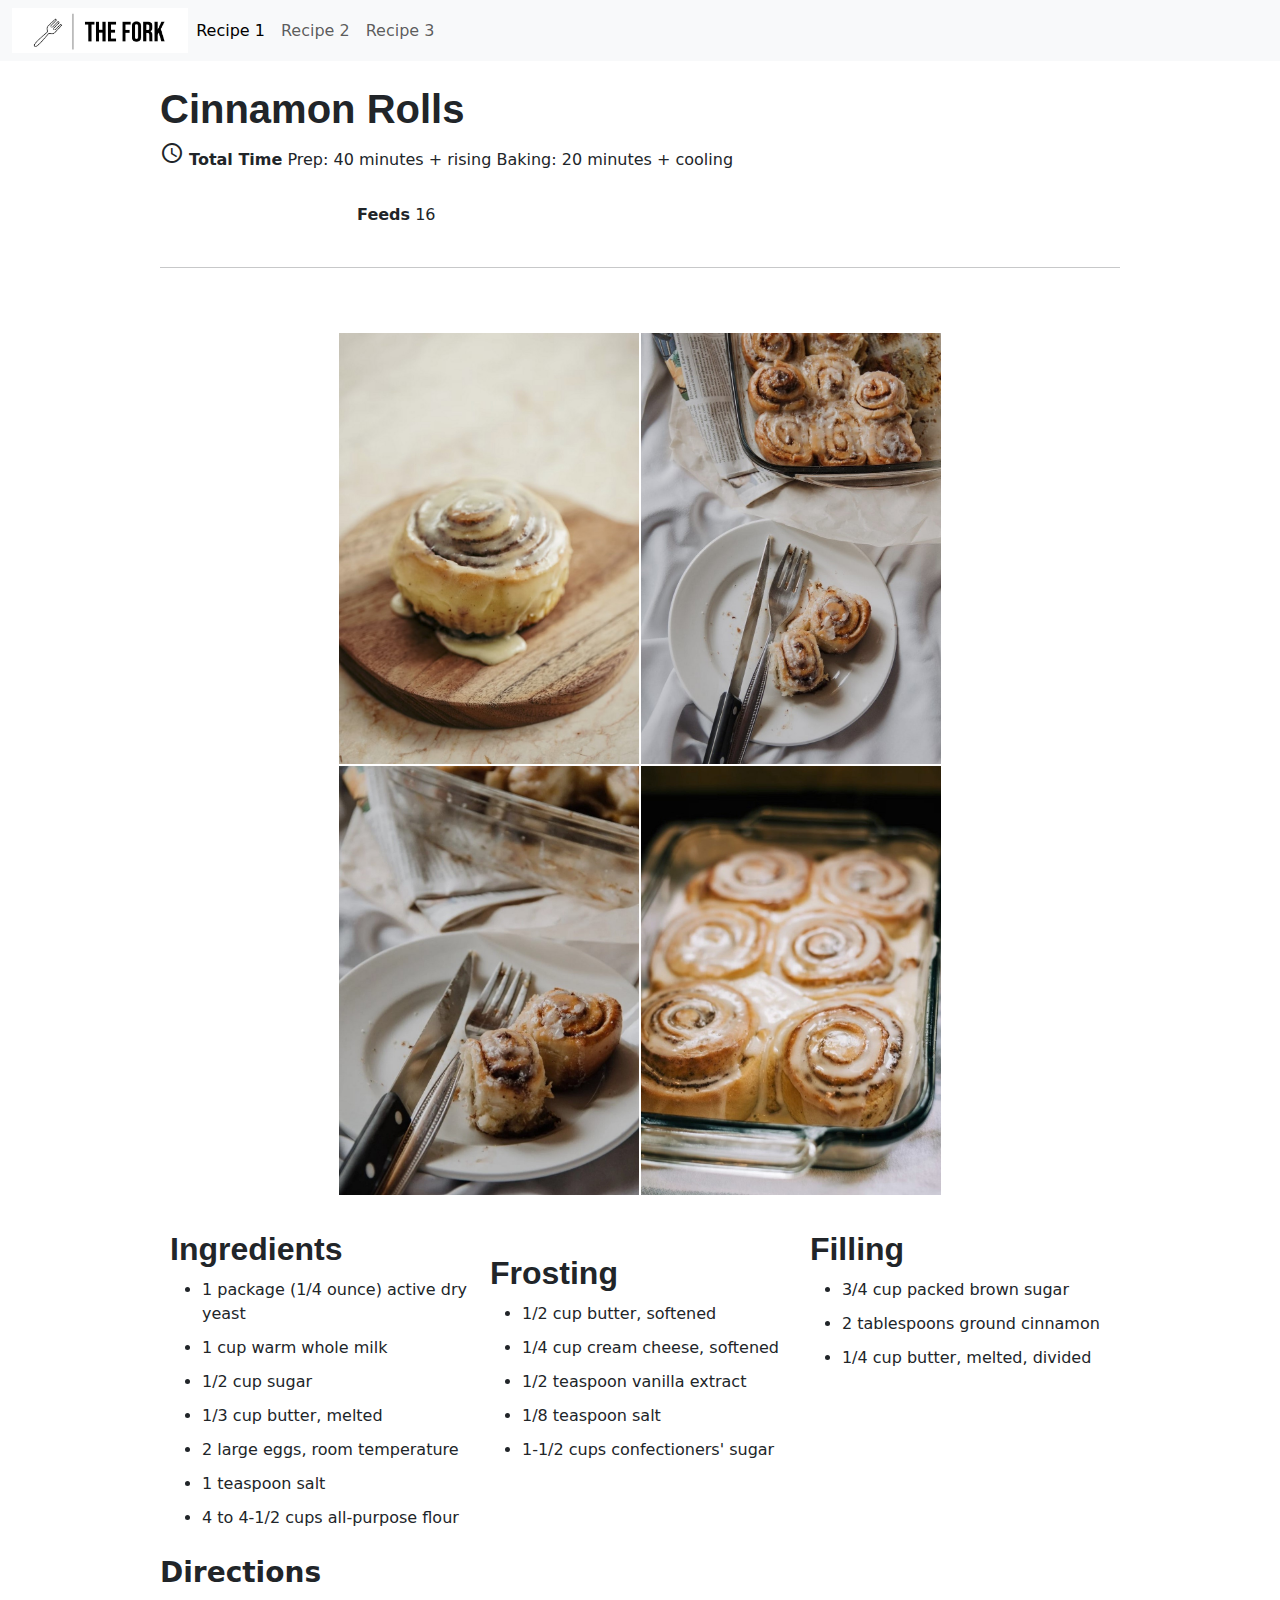
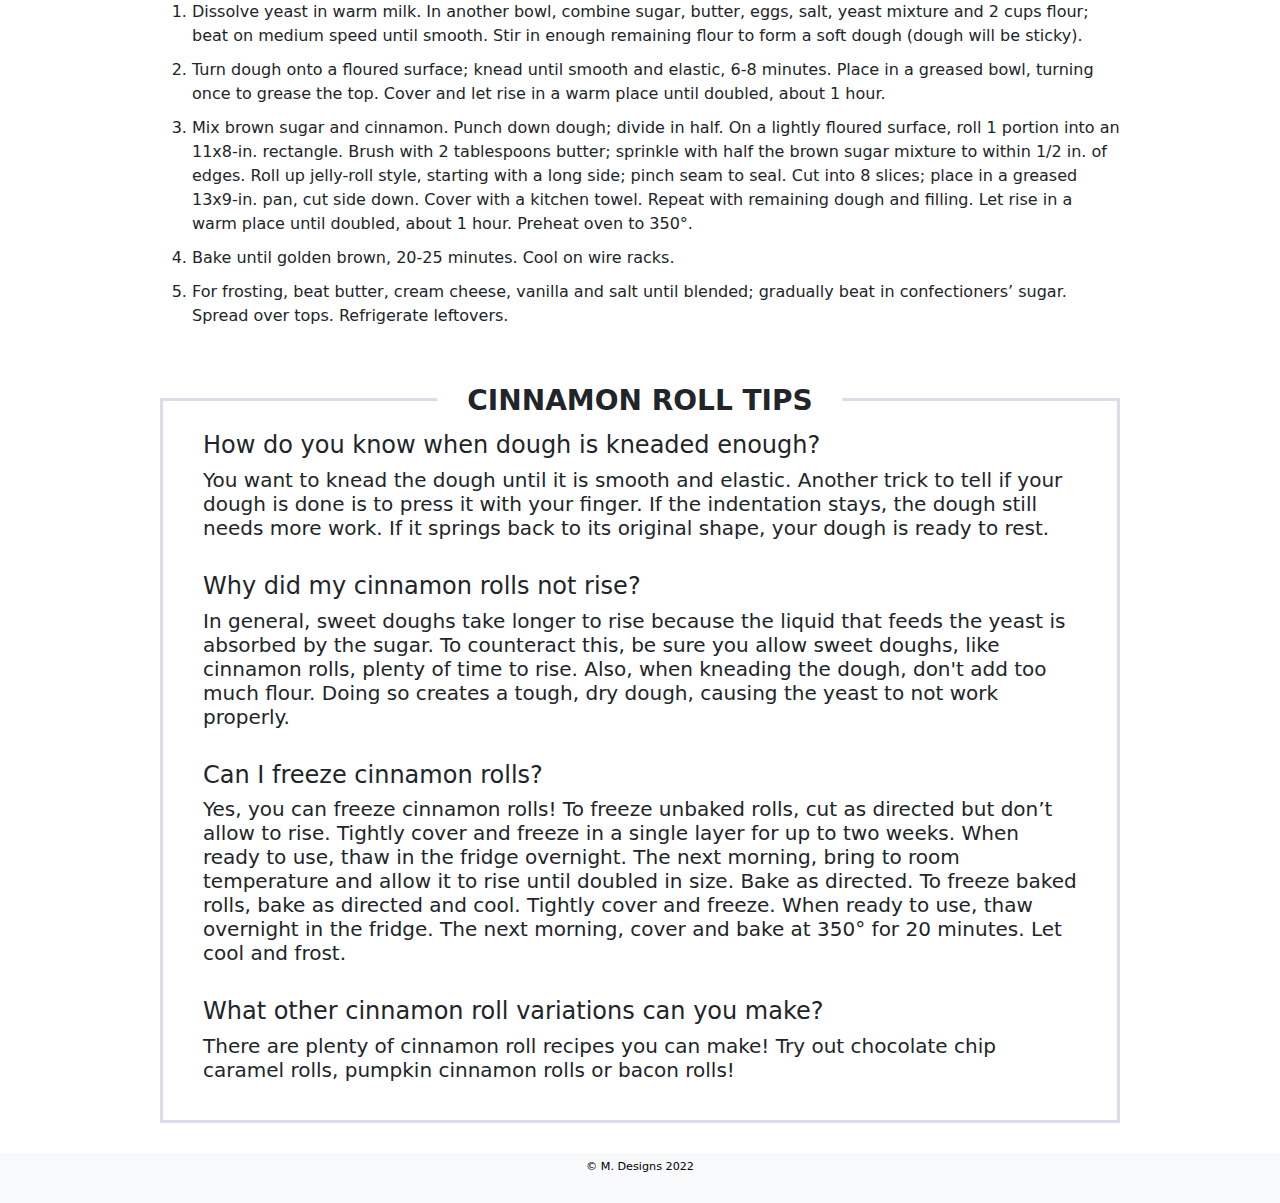
<file: index.html>
<!DOCTYPE html>
<html lang="en">

<head>
    <meta charset="UTF-8">
    <meta http-equiv="X-UA-Compatible" content="IE=edge">
    <meta name="viewport" content="width=device-width, initial-scale=1.0">
    <meta name="author" content="Molly">
    <link rel="stylesheet" href="stylesheet.css">
    <!--This stylesheet helps to set up Material icons from Google https://developers.google.com/fonts/docs/material_icons-->
    <link href="https://fonts.googleapis.com/icon?family=Material+Icons" rel="stylesheet">
    <!-- These twp stylesheets help to set up the Bootstrap and its bundle-->
    <link href="https://cdn.jsdelivr.net/npm/bootstrap@5.0.2/dist/css/bootstrap.min.css" rel="stylesheet">
    <script src="https://cdn.jsdelivr.net/npm/bootstrap@5.0.2/dist/js/bootstrap.bundle.min.js"></script>
    <title>Recipe 1</title>
</head>

<body>
    <!--I learned how to create this Bootstrap navbar from https://www.tutorialrepublic.com/codelab.php?topic=bootstrap&file=navbar-with-logo -->
    <div class="navigationalbar">
        <nav class="navbar navbar-expand-lg navbar-light bg-light">
            <div class="container-fluid">
                <img src="/assets/header_logo.jpg" height="45" alt="The Fork logo">
                </a>
                <button type="button" class="navbar-toggler" data-bs-toggle="collapse" data-bs-target="#navbarCollapse">
                    <span class="navbar-toggler-icon"></span>
                </button>
                <div class="collapse navbar-collapse" id="navbarCollapse">
                    <div class="navbar-nav">
                        <a href="index.html" class="nav-item nav-link active">Recipe 1</a>
                        <a href="recipe2.html" class="nav-item nav-link">Recipe 2</a>
                        <a href="recipe3.html" class="nav-item nav-link">Recipe 3</a>
                    </div>
                </div>
            </div>
        </nav>
    </div>
    <br>
    <div class="content-wrapper">
        <div id="strong">
            <h1 class="recipeHeader">Cinnamon Rolls</h1>
        </div>
        <div class="time"><i class="material-icons">schedule</i> <strong>Total Time</strong> Prep: 40 minutes + rising
            Baking: 20 minutes + cooling</div>
        <br>
        <div class="amountMade"><i class="material-icons">flatware</i> <strong>Feeds</strong> 16</div>
        &nbsp;
        <hr>
        &nbsp;
       <!-- <img src="/assets/cinnamon_bun.jpg" alt="Cinnamon bun on a plate" width="300"> -->
        <br>
        <br>
        <table class="imageGallery">
            <thead>
                <tr>
                    <td><img src="/assets/cinnamon_bun.jpg" alt="Cinnamon bun on a plate" width="300"></td>
                    <td><img src="/assets/cinnamon2.jpg" alt="Cinnamon bun" width="300"></td>
                </tr>
            </thead>
            <thead>
                <tr>
                    <td><img src="/assets/cinnamon3.jpg" alt="Cinnamon bun" width="300"></td>
                    <td><img src="/assets/cinnamon4.jpg" alt="Cinnamon bun" width="300"></td>
                </tr>
            </thead>
        </table>
        <br>
        <div class="ingredients">
            <div class="column">
                <h2 class="ingredientsHeader">Ingredients</h2>
                <ul>
                    <li>1 package (1/4 ounce) active dry yeast</li>
                    <li>1 cup warm whole milk</li>
                    <li>1/2 cup sugar</li>
                    <li>1/3 cup butter, melted</li>
                    <li>2 large eggs, room temperature</li>
                    <li>1 teaspoon salt</li>
                    <li>4 to 4-1/2 cups all-purpose flour</li>
                </ul>
            </div>
            <div class="column"><br>
                <h2 class="frostingHeader">Frosting</h2>
                <ul>
                    <li>1/2 cup butter, softened</li>
                    <li>1/4 cup cream cheese, softened</li>
                    <li>1/2 teaspoon vanilla extract</li>
                    <li>1/8 teaspoon salt</li>
                    <li>1-1/2 cups confectioners' sugar</li>
                </ul>
            </div>
            <div class="column">
                <h2 class="fillingHeader">Filling</h2>
                <ul>
                    <li>3/4 cup packed brown sugar</li>
                    <li>2 tablespoons ground cinnamon</li>
                    <li>1/4 cup butter, melted, divided</li>
                </ul>
            </div>
        </div>

        <div class="directions">
            <h3 class="directionsHeader">Directions</h3>
            <ol>
                <li>Dissolve yeast in warm milk. In another bowl, combine sugar, butter, eggs, salt, yeast mixture
                    and 2 cups flour; beat on medium speed until smooth. Stir in enough remaining flour to form a soft
                    dough
                    (dough will be sticky).</li>
                <li>Turn dough onto a floured surface; knead until smooth and elastic, 6-8 minutes. Place in a greased
                    bowl,
                    turning once to grease the top. Cover and let rise in a warm place until doubled, about 1 hour.</li>
                <li>Mix brown sugar and cinnamon. Punch down dough; divide in half. On a lightly floured surface, roll 1
                    portion
                    into an 11x8-in. rectangle. Brush with 2 tablespoons butter; sprinkle with half the brown sugar
                    mixture
                    to
                    within 1/2 in. of edges. Roll up jelly-roll style, starting with a long side; pinch seam to seal.
                    Cut
                    into 8
                    slices; place in a greased 13x9-in. pan, cut side down. Cover with a kitchen towel. Repeat with
                    remaining
                    dough and filling. Let rise in a warm place until doubled, about 1 hour. Preheat oven to 350°.</li>
                <li>Bake until golden brown, 20-25 minutes. Cool on wire racks.</li>
                <li>For frosting, beat butter, cream cheese, vanilla and salt until blended; gradually beat in
                    confectioners’
                    sugar. Spread over tops. Refrigerate leftovers.</li>
            </ol>
        </div>
        <br>
    
        <div class="tips">
            <h3 class="tipsID">Cinnamon Roll Tips</h3>
            <div class="tipsWords">
                <h4>How do you know when dough is kneaded enough?</h4></b>
                <h5>You want to knead the dough until it is smooth and elastic. Another trick to tell if your dough is
                    done is to press it with your finger. If the indentation stays, the dough still needs more work. If
                    it springs back to its original shape, your dough is ready to rest. </h5>
                <br>
                <h4>Why did my cinnamon rolls not rise?</h4>
                <h5>In general, sweet doughs take longer to rise because the liquid that feeds the yeast is absorbed by
                    the sugar. To counteract this, be sure you allow sweet doughs, like cinnamon rolls, plenty of time
                    to rise. Also, when kneading the dough, don't add too much flour. Doing so creates a tough, dry
                    dough, causing the yeast to not work properly. </h5>
                <br>
                <h4>Can I freeze cinnamon rolls?</h4>
                <h5>Yes, you can freeze cinnamon rolls! To freeze unbaked rolls, cut as directed but don’t allow to rise. Tightly cover and freeze in a single layer for up to two weeks. When ready to use, thaw in the fridge overnight. The next morning, bring to room temperature and allow it to rise until doubled in size. Bake as directed. To freeze baked rolls, bake as directed and cool. Tightly cover and freeze. When ready to use, thaw overnight in the fridge. The next morning, cover and bake at 350° for 20 minutes. Let cool and frost. </h5>
                <br>
                <h4>What other cinnamon roll variations can you make?</h4>
                <h5>There are plenty of cinnamon roll recipes you can make! Try out chocolate chip caramel rolls, pumpkin cinnamon rolls or bacon rolls! </h5>
            </div>
        </div>
    </div>
    <footer>
        <p class="copyright">© M. Designs 2022</p>
    </footer>

</body>

</html>
</file>
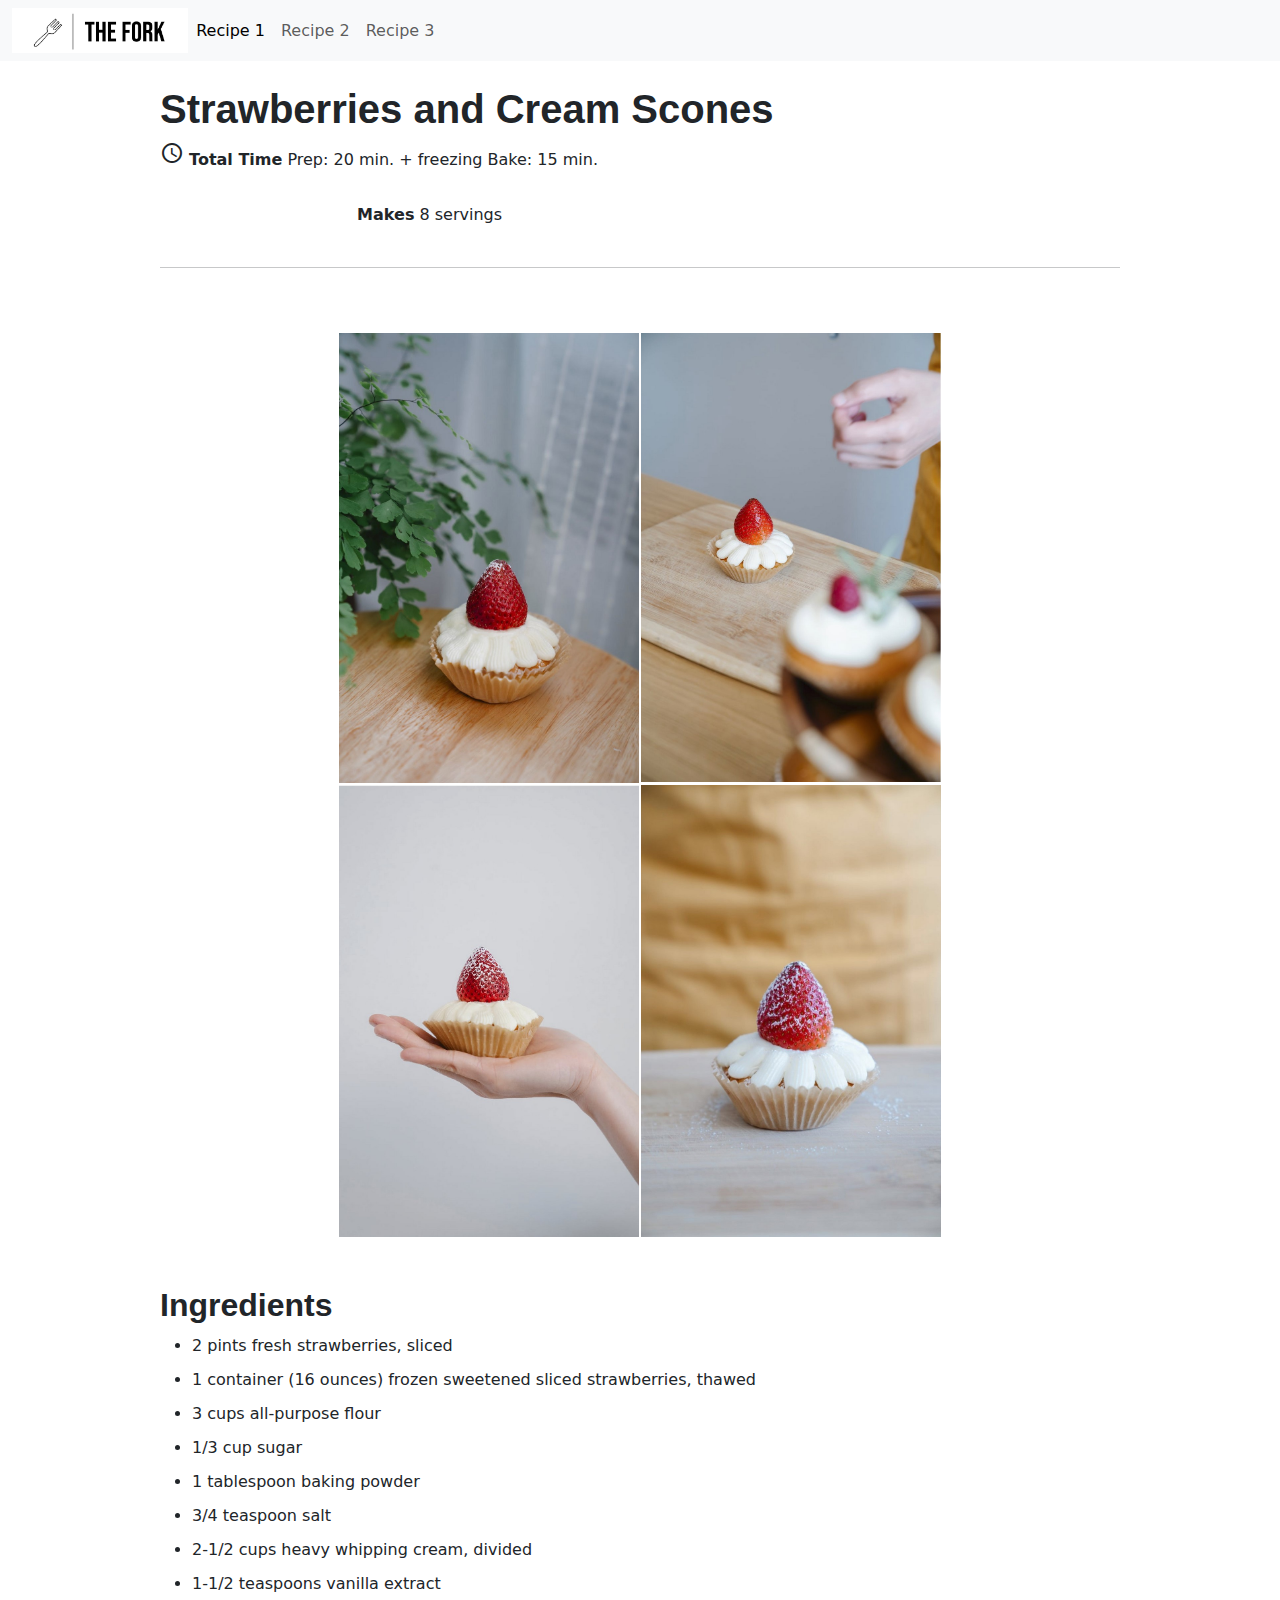
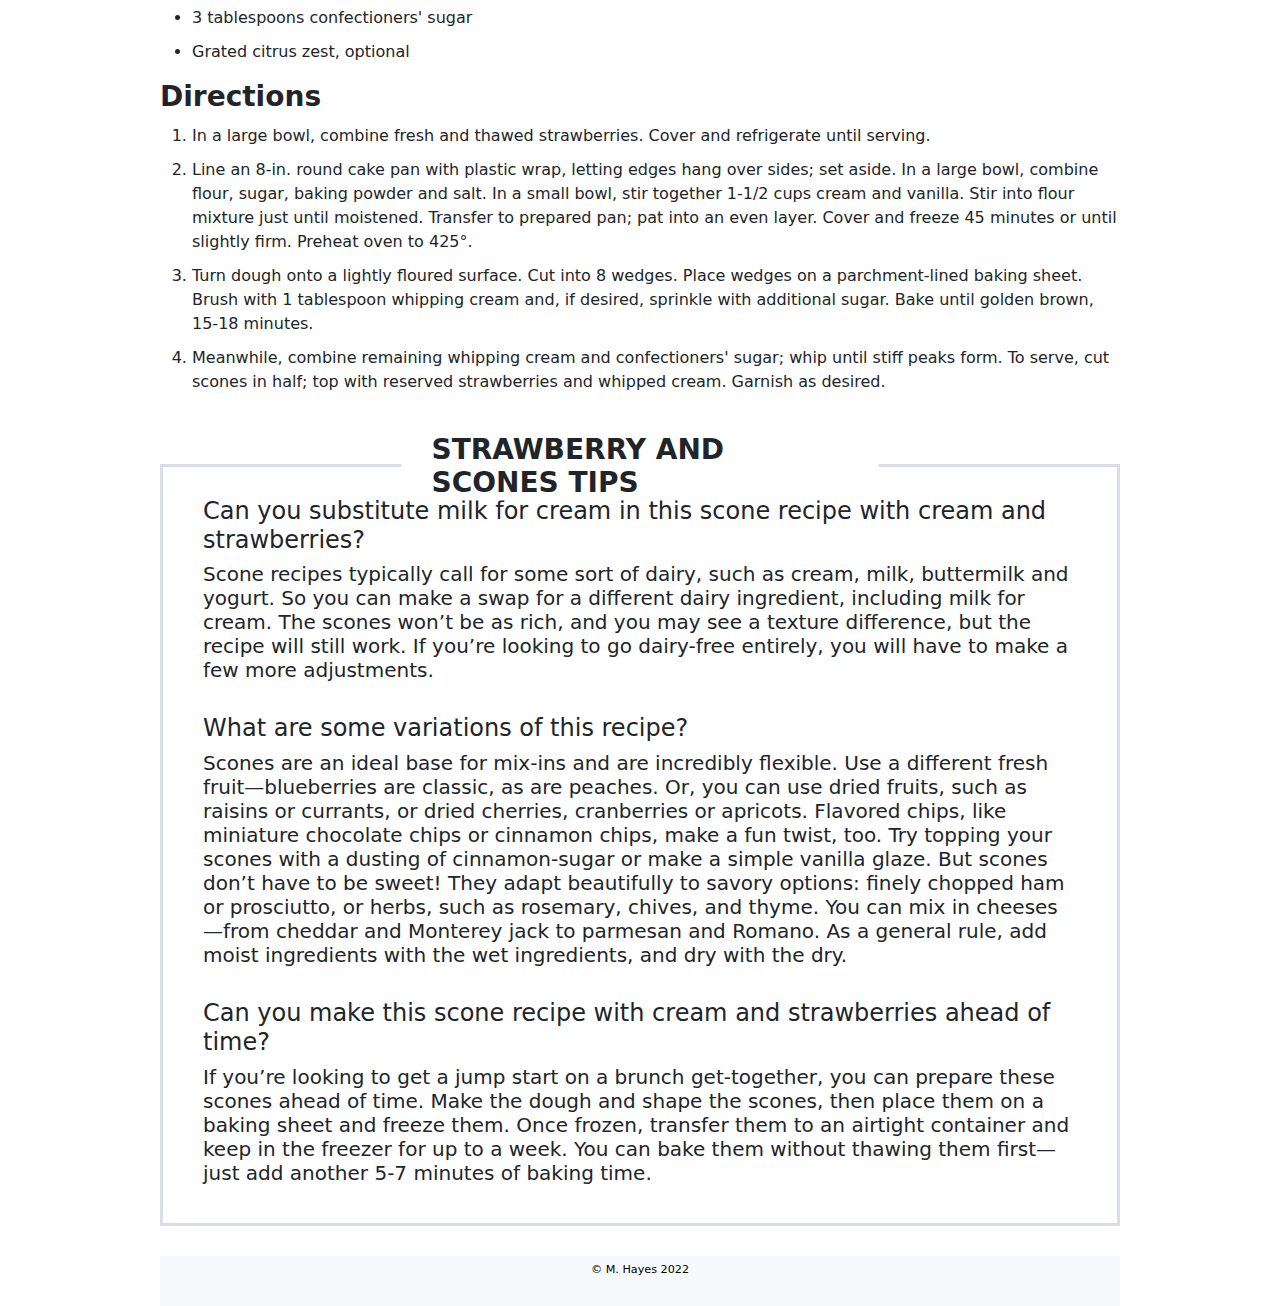
<file: recipe2.html>
<!DOCTYPE html>
<html lang="en">

<head>
    <meta charset="UTF-8">
    <meta http-equiv="X-UA-Compatible" content="IE=edge">
    <meta name="viewport" content="width=device-width, initial-scale=1.0">
    <meta name="author" content="Molly Hayes">
    <link rel="stylesheet" href="stylesheet.css">
    <link href="https://fonts.googleapis.com/icon?family=Material+Icons" rel="stylesheet">
    <link href="https://cdn.jsdelivr.net/npm/bootstrap@5.0.2/dist/css/bootstrap.min.css" rel="stylesheet">
    <script src="https://cdn.jsdelivr.net/npm/bootstrap@5.0.2/dist/js/bootstrap.bundle.min.js"></script>
    <title>Recipe 2</title>
</head>

<body>
    <div class="navigationalbar">
        <nav class="navbar navbar-expand-lg navbar-light bg-light">
            <div class="container-fluid">
                    <img src="/assets/header_logo.jpg" height="45" alt="The Fork logo">
                </a>
                <button type="button" class="navbar-toggler" data-bs-toggle="collapse" data-bs-target="#navbarCollapse">
                    <span class="navbar-toggler-icon"></span>
                </button>
                <div class="collapse navbar-collapse" id="navbarCollapse">
                    <div class="navbar-nav">
                        <a href="index.html" class="nav-item nav-link active">Recipe 1</a>
                        <a href="recipe2.html" class="nav-item nav-link">Recipe 2</a>
                        <a href="recipe3.html" class="nav-item nav-link">Recipe 3</a>
                    </div>
                </div>
            </div>
        </nav>
    </div>
    <br>
    <div class="content-wrapper">
        <h1 class="recipeHeader">Strawberries and Cream Scones</h1>
        <div class="time"><i class="material-icons">schedule</i> <strong>Total Time</strong> Prep: 20 min. + freezing
            Bake:
            15 min.
        </div>
        <br>
        <div class="amountMade"><i class="material-icons">flatware</i> <strong>Makes</strong> 8 servings</div>
        &nbsp;
        <hr>
        <br>
        <br>
        <table class="imageGallery">
            <thead>
                <tr>
                    <td><img src="/assets/strawberry_scone.jpg" alt="Strawberry scone" width="300"></td>
                    <td><img src="/assets/scone2.jpg" alt="Strawberry scone" width="300"></td>
                </tr>
            </thead>
            <thead>
                <tr>
                    <td><img src="/assets/scone3.jpg" alt="Strawberry scone" width="300"></td>
                    <td><img src="/assets/scone4.jpg" alt="Strawberry scone" width="300"></td>
                </tr>
            </thead>
        </table>
        <br>
        <br>
        <div class="ingredientsRecipe2">
            <div class="columnRecipe2">
                <h2 class="ingredientsHeader">Ingredients</h2>
                <ul>
                    <li>2 pints fresh strawberries, sliced</li>
                    <li>1 container (16 ounces) frozen sweetened sliced strawberries, thawed</li>
                    <li>3 cups all-purpose flour</li>
                    <li>1/3 cup sugar</li>
                    <li>1 tablespoon baking powder</li>
                    <li>3/4 teaspoon salt</li>
                    <li>2-1/2 cups heavy whipping cream, divided</li>
                    <li>1-1/2 teaspoons vanilla extract</li>
                    <li>3 tablespoons confectioners' sugar</li>
                    <li>Grated citrus zest, optional</li>
                </ul>
            </div>
        </div>

        <div class="directions">
            <h3 class="directionsHeader">Directions</h3>
            <ol>
                <li>In a large bowl, combine fresh and thawed strawberries. Cover and refrigerate until serving.</li>
                <li>Line an 8-in. round cake pan with plastic wrap, letting edges hang over sides; set aside. In a large
                    bowl, combine flour, sugar, baking powder and salt. In a small bowl, stir together 1-1/2 cups cream
                    and
                    vanilla. Stir into flour mixture just until moistened. Transfer to prepared pan; pat into an even
                    layer.
                    Cover and freeze 45 minutes or until slightly firm. Preheat oven to 425°.</li>
                <li>Turn dough onto a lightly floured surface. Cut into 8 wedges. Place wedges on a parchment-lined
                    baking
                    sheet. Brush with 1 tablespoon whipping cream and, if desired, sprinkle with additional sugar. Bake
                    until golden brown, 15-18 minutes. </li>
                <li>Meanwhile, combine remaining whipping cream and confectioners' sugar; whip until stiff peaks form.
                    To
                    serve, cut scones in half; top with reserved strawberries and whipped cream. Garnish as desired.
                </li>
            </ol>
        </div>
        <br>
        <div class="tips">
            <h3 class="tipsID">Strawberry and Scones Tips</h3>
            <div class="tipsWords">
                <h4>Can you substitute milk for cream in this scone recipe with cream and strawberries? </h4></b>
                <h5>Scone recipes typically call for some sort of dairy, such as cream, milk, buttermilk and yogurt. So you can make a swap for a different dairy ingredient, including milk for cream. The scones won’t be as rich, and you may see a texture difference, but the recipe will still work. If you’re looking to go dairy-free entirely, you will have to make a few more adjustments. </h5>
                <br>
                <h4>What are some variations of this recipe? </h4>
                <h5>Scones are an ideal base for mix-ins and are incredibly flexible. Use a different fresh fruit—blueberries are classic, as are peaches. Or, you can use dried fruits, such as raisins or currants, or dried cherries, cranberries or apricots. Flavored chips, like miniature chocolate chips or cinnamon chips, make a fun twist, too. Try topping your scones with a dusting of cinnamon-sugar or make a simple vanilla glaze. But scones don’t have to be sweet! They adapt beautifully to savory options: finely chopped ham or prosciutto, or herbs, such as rosemary, chives, and thyme. You can mix in cheeses—from cheddar and Monterey jack to parmesan and Romano. As a general rule, add moist ingredients with the wet ingredients, and dry with the dry. </h5>
                <br>
                <h4>Can you make this scone recipe with cream and strawberries ahead of time?</h4>
                <h5>If you’re looking to get a jump start on a brunch get-together, you can prepare these scones ahead of time. Make the dough and shape the scones, then place them on a baking sheet and freeze them. Once frozen, transfer them to an airtight container and keep in the freezer for up to a week. You can bake them without thawing them first—just add another 5-7 minutes of baking time. </h5>
            </div>
        </div>

        <footer>
            <p class="copyright">© M. Hayes 2022</p>
        </footer>
</body>

</html>
</file>
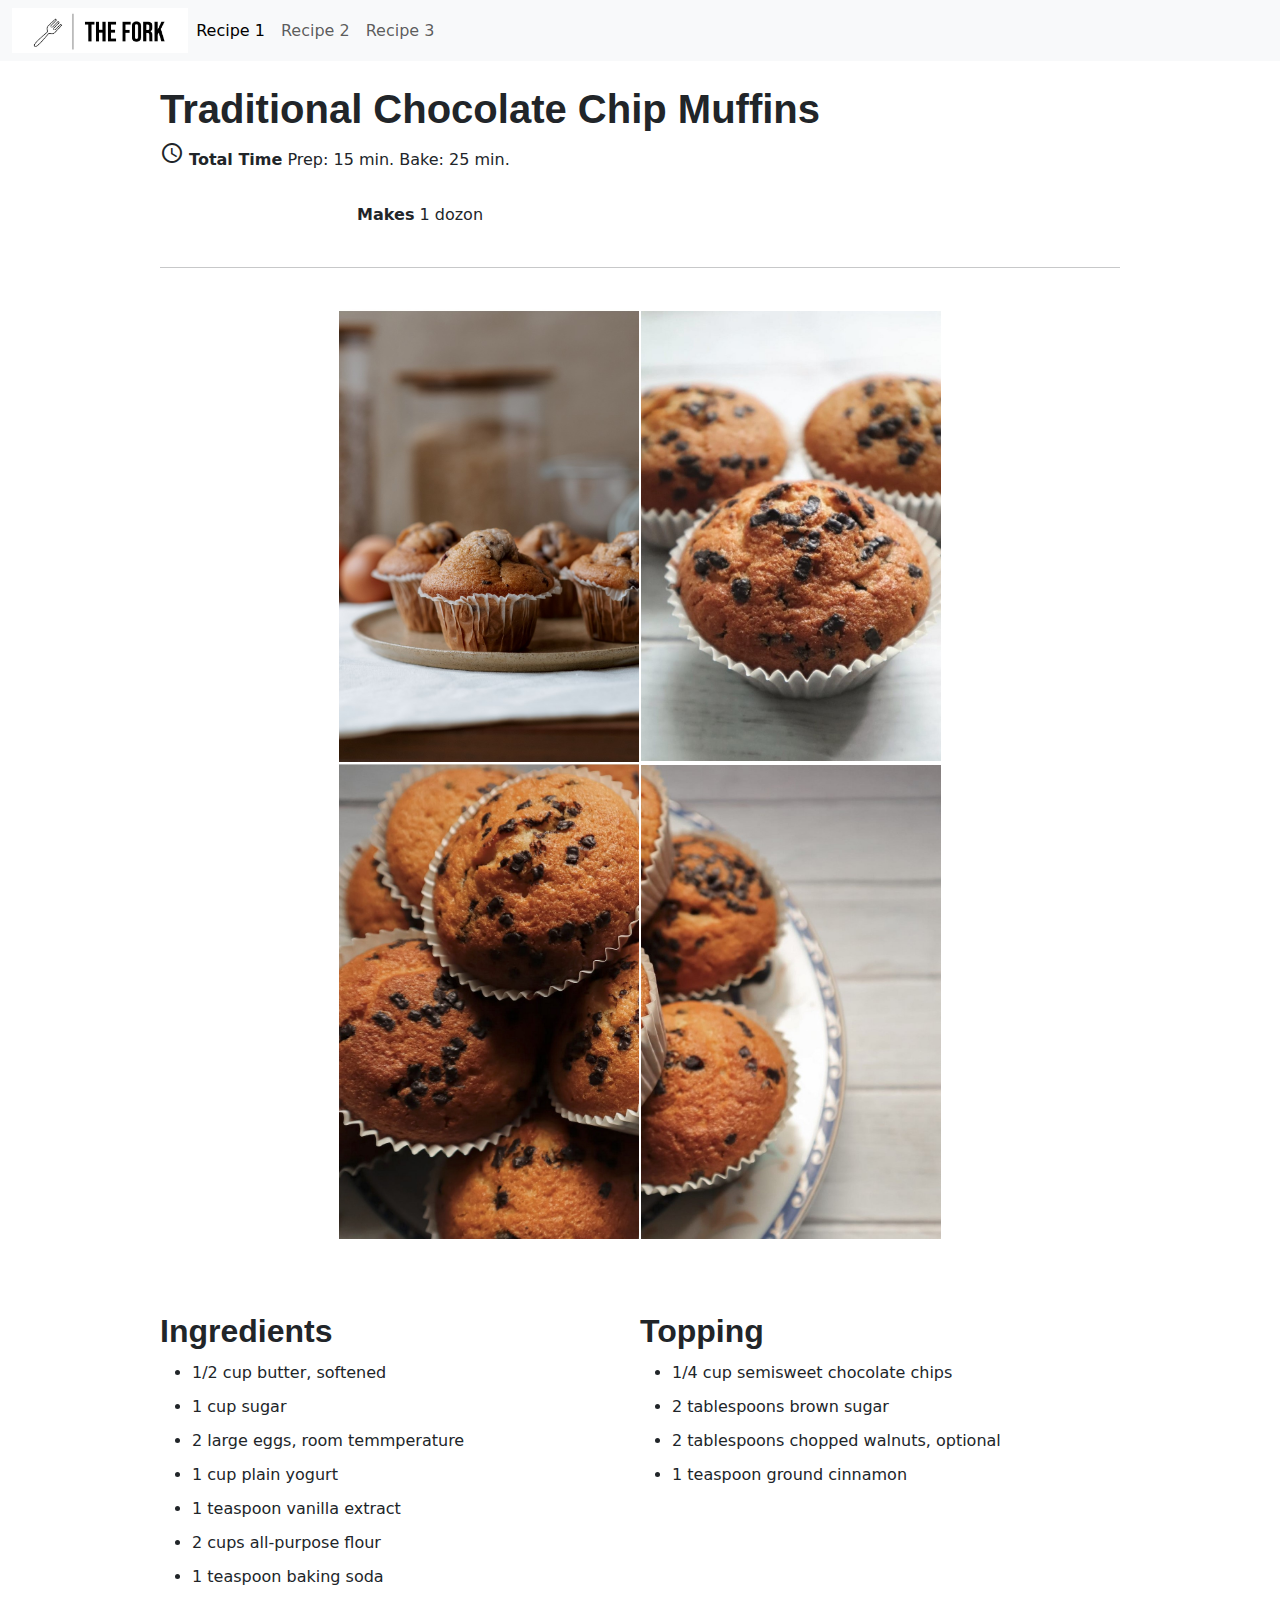
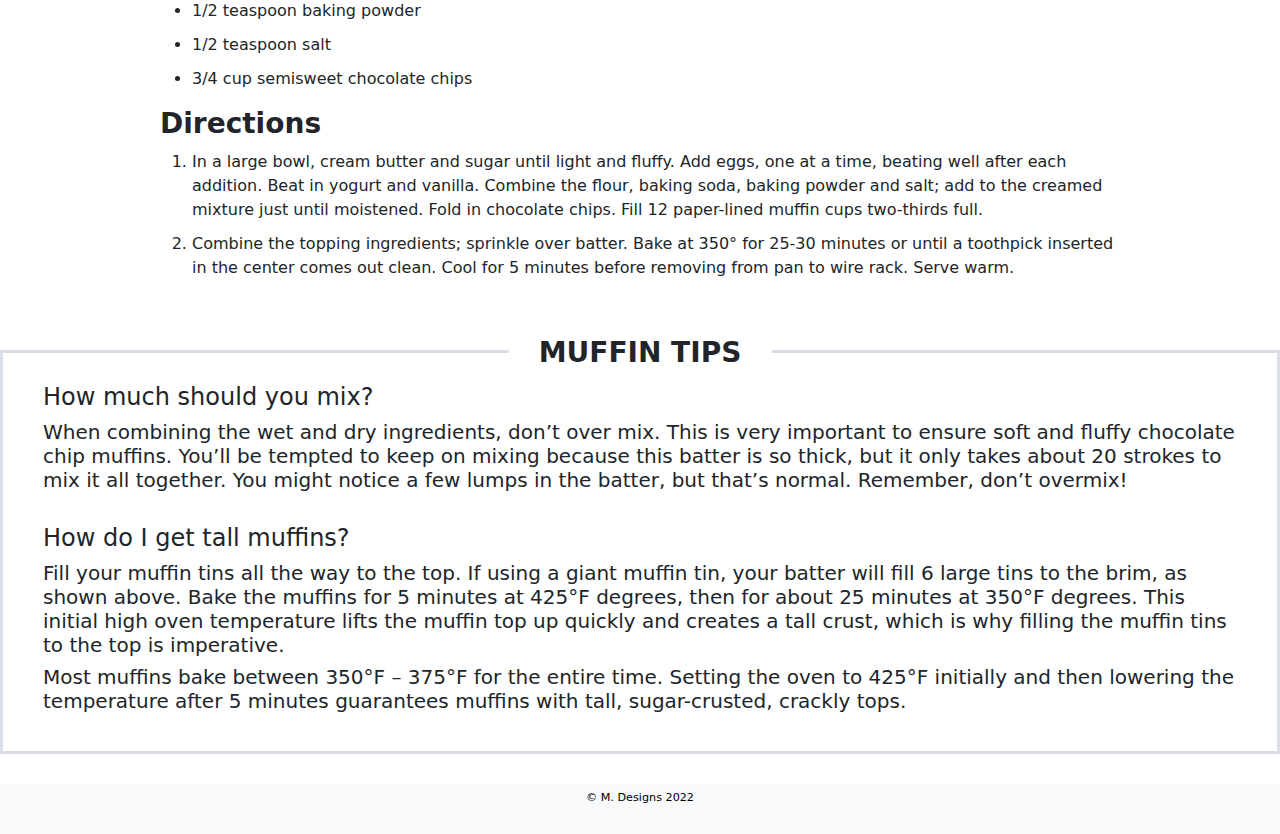
<file: recipe3.html>
<!DOCTYPE html>
<html lang="en">

<head>
    <meta charset="UTF-8">
    <meta http-equiv="X-UA-Compatible" content="IE=edge">
    <meta name="author" content="Molly Hayes">
    <meta name="viewport" content="width=device-width, initial-scale=1.0">
    <link rel="stylesheet" href="stylesheet.css">
    <link href="https://fonts.googleapis.com/icon?family=Material+Icons" rel="stylesheet">
    <link href="https://cdn.jsdelivr.net/npm/bootstrap@5.0.2/dist/css/bootstrap.min.css" rel="stylesheet">
    <script src="https://cdn.jsdelivr.net/npm/bootstrap@5.0.2/dist/js/bootstrap.bundle.min.js"></script>
    <title>Recipe 3</title>
</head>

<body>
    <div class="navigationalbar">
        <nav class="navbar navbar-expand-lg navbar-light bg-light">
            <div class="container-fluid">
                    <img src="/assets/header_logo.jpg" height="45" alt="The Fork logo">
                </a>
                <button type="button" class="navbar-toggler" data-bs-toggle="collapse" data-bs-target="#navbarCollapse">
                    <span class="navbar-toggler-icon"></span>
                </button>
                <div class="collapse navbar-collapse" id="navbarCollapse">
                    <div class="navbar-nav">
                        <a href="index.html" class="nav-item nav-link active">Recipe 1</a>
                        <a href="recipe2.html" class="nav-item nav-link">Recipe 2</a>
                        <a href="recipe3.html" class="nav-item nav-link">Recipe 3</a>
                    </div>
                </div>
            </div>
        </nav>
    </div>

    <div class="content-wrapper">
        <br>
    <h1 class="recipeHeader">Traditional Chocolate Chip Muffins</h1>
    <div class="time"><i class="material-icons">schedule</i> <strong>Total Time</strong> Prep: 15 min. Bake: 25 min.
    </div>
    <br>
    <div class="amountMade"><i class="material-icons">flatware</i> <strong>Makes</strong> 1 dozon</div>
    &nbsp;
    &nbsp;
    <hr>
    &nbsp;
    <table class="imageGallery">
            <thead>
                <tr>
                    <td><img src="/assets/chocolate_muffin.jpg" alt="A muffin" width="300"></td>
                    <td><img src="/assets/muffin2.jpg" alt="Chocolate chip muffin" width="300"></td>
                </tr>
            </thead>
            <thead>
                <tr>
                    <td><img src="/assets/muffin3.jpg" alt="A Chocolate chip muffin" width="300"></td>
                    <td><img src="/assets/muffin4.jpg" alt="A few muffins" width="300"></td>
                </tr>
            </thead>
        </table>
    <br>
    <br>
    <br>
    <div class="ingredientsRecipe3">
        <div class="columnRecipe3">
            <h2 class="ingredientsHeader">Ingredients</h2>
            <ul>
                <li>1/2 cup butter, softened</li>
                <li>1 cup sugar</li>
                <li>2 large eggs, room temmperature</li>
                <li>1 cup plain yogurt</li>
                <li>1 teaspoon vanilla extract</li>
                <li>2 cups all-purpose flour</li>
                <li>1 teaspoon baking soda</li>
                <li>1/2 teaspoon baking powder</li>
                <li>1/2 teaspoon salt</li>
                <li>3/4 cup semisweet chocolate chips</li>
            </ul>
        </div>
        <div class="columnRecipe3">
            <h2 class="toppingHeader">Topping</h2>
            <ul>
                <li>1/4 cup semisweet chocolate chips</li>
                <li>2 tablespoons brown sugar</li>
                <li>2 tablespoons chopped walnuts, optional</li>
                <li>1 teaspoon ground cinnamon</li>
            </ul>
        </div>
    </div>

    <div class="directions">
        <h3 class="directionsHeader">Directions</h3>
        <ol>
            <li>In a large bowl, cream butter and sugar until light and fluffy. Add eggs, one at a time, beating well after each addition. Beat in yogurt and vanilla. Combine the flour, baking soda, baking powder and salt; add to the creamed mixture just until moistened. 
                Fold in chocolate chips. Fill 12 paper-lined muffin cups two-thirds full.</li>
            <li>Combine the topping ingredients; sprinkle over batter. Bake at 350° for 25-30 minutes or until a toothpick inserted in the center comes out clean. Cool for 5 minutes before removing from pan to wire rack. Serve warm.</li>
        </ol>
    </div>
</div>
<br>
<div class="tips">
    <h3 class="tipsID">Muffin Tips</h3>
    <div class="tipsWords">
        <h4>How much should you mix?</h4></b>
        <h5>When combining the wet and dry ingredients, don’t over mix. This is very important to ensure soft and fluffy chocolate chip muffins. You’ll be tempted to keep on mixing because this batter is so thick, but it only takes about 20 strokes to mix it all together. You might notice a few lumps in the batter, but that’s normal. Remember, don’t overmix!</h5>
        <br>
        <h4>How do I get tall muffins? </h4>
        <h5>Fill your muffin tins all the way to the top. If using a giant muffin tin, your batter will fill 6 large tins to the brim, as shown above. Bake the muffins for 5 minutes at 425°F degrees, then for about 25 minutes at 350°F degrees. This initial high oven temperature lifts the muffin top up quickly and creates a tall crust, which is why filling the muffin tins to the top is imperative.</h5>
        <h5>Most muffins bake between 350°F – 375°F for the entire time. Setting the oven to 425°F initially and then lowering the temperature after 5 minutes guarantees muffins with tall, sugar-crusted, crackly tops. </h5>
    </div>
</div>

<footer>
    <p class="copyright">© M. Designs 2022</p>
</footer>
</body>

</html>
</file>
<file: stylesheet.css>
* {
    box-sizing: border-box;
}

.content-wrapper {
    margin-right: auto;
    margin-left: auto;
    max-width: 960px;
}

body {
    background: white;
    text-align: center;
}

.column {
    float: left;
    width: 33.33%;
    padding: 10px;
}

.ingredients:after {
    content: "";
    display: table;
    clear: both;
}

li {
    margin: 10px 0;
}

hr {
    width: 100%;
    text-align: center;
    margin-left: 0;
}

.material-symbols-outlined {
    font-variation-settings:
        'FILL'0,
        'wght'400,
        'GRAD'0,
        'opsz'48
}

@media screen and (max-width: 600px) {
    .column {
        width: 100%;
    }
}

@media screen and (max-width: 600px) {
    .td {
        display:inline-block;
        
    }
  }

a {
    text-decoration: none;
    display: inline-block;
    padding: 8px 16px;
}

a:hover {
    background-color: #ddd;
    color: black;
}

.columnRecipe2 {
    float: center;
}

.ingredientsRecipe2:after {
    content: "";
    display: table;
    clear: both;
}

.columnRecipe3 {
    float: left;
    width: 50%;
}

.ingredientsRecipe3:after {
    content: "";
    display: table;
    clear: both;
}

body, h1, h2 {
    font-family: Verdana, Geneva, Tahoma, sans-serif;
}

footer {
    position: relative;
    height: 50px;
    width: 100%;
    background-color: #f8f9fb;
}

p.copyright {
    position: absolute;
    width: 100%;
    color: black;
    line-height: 40px;
    font-size: 0.7em;
    text-align: center;
    bottom: 0;
}

.tips {
    border: 3px solid #d8dde8;
    margin: 30px 0;
    padding: 30px 40px;
    position: relative;
}

.imageGallery {
    margin-left: auto;
    margin-right: auto;
}

.tipsID {
    font-weight: 900;
    left: 50%;
    margin: 0;
    position: absolute;
    top: 0;
    transform: translate(-50%, -50%);
    background: white;
    width: fit-content;
    text-transform: uppercase;
    padding: 0 30px;
}

.recipeHeader {
    font-weight: bold;
}

.ingredientsHeader {
    font-weight: bold;
}

.frostingHeader {
    font-weight: bold;
}

.directionsHeader {
    font-weight: bold;
}

.fillingHeader {
    font-weight: bold;
}

.toppingHeader {
    font-weight: bold;
}
</file>
